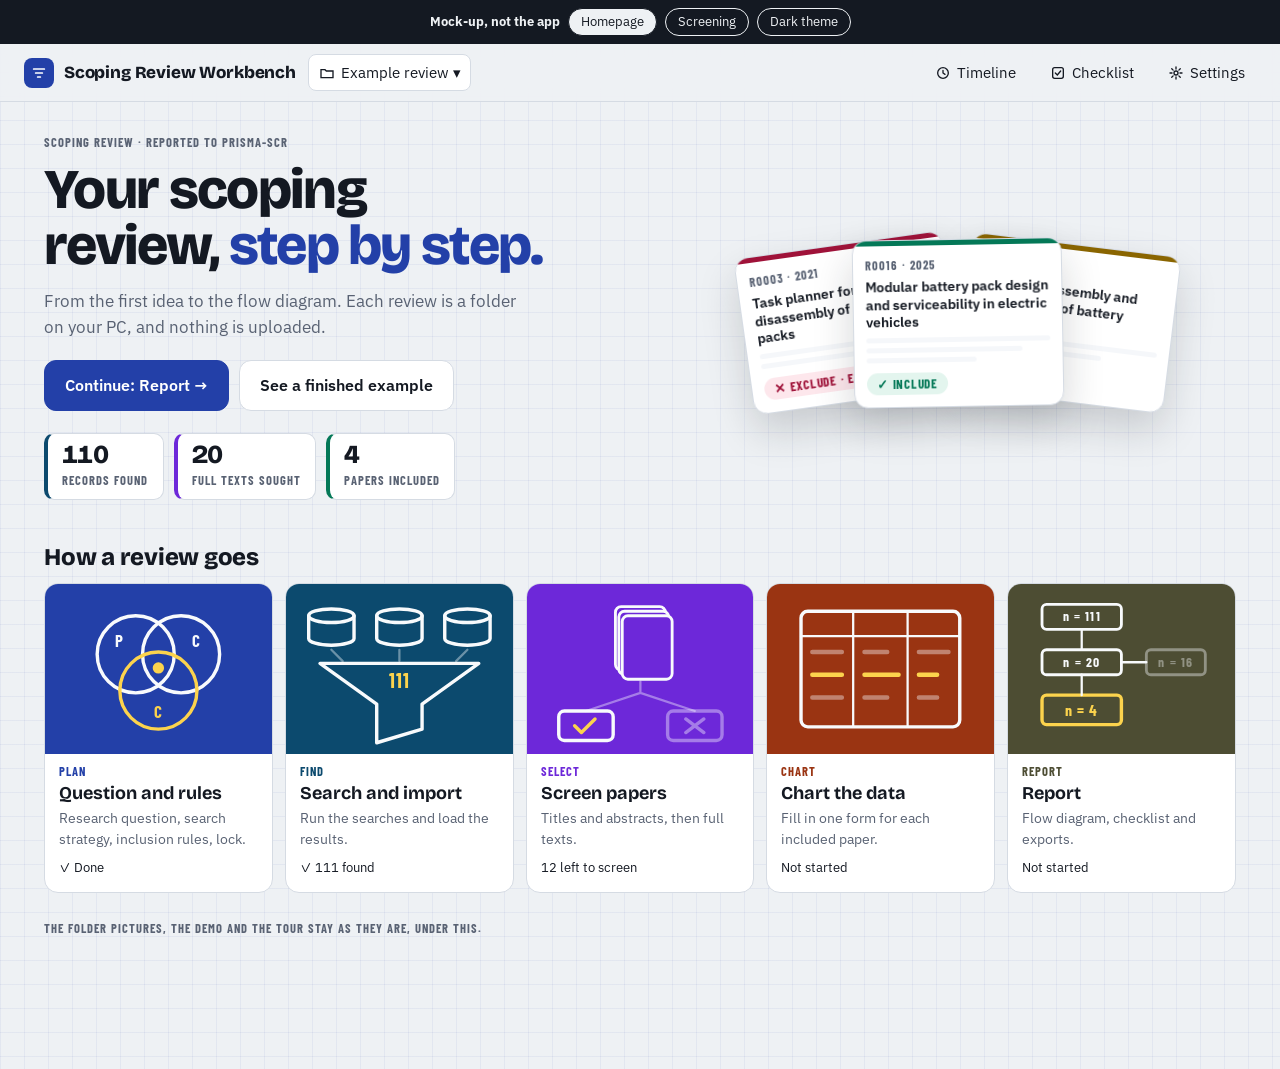
<file: docs/visual-refresh/mockup.html>
<!doctype html>
<html lang="en-GB" data-theme="light">
<head>
<meta charset="utf-8">
<meta name="viewport" content="width=device-width, initial-scale=1">
<title>Visual refresh mock-up</title>
<!-- Mock-up only: the real app would serve these fonts from web/fonts/ so it keeps working offline (plan, step 1). -->
<link rel="preconnect" href="https://fonts.googleapis.com">
<link rel="preconnect" href="https://fonts.gstatic.com" crossorigin>
<link rel="stylesheet" href="https://fonts.googleapis.com/css2?family=Bricolage+Grotesque:opsz,wght@12..96,700;12..96,800&family=Barlow+Condensed:wght@600;700&family=IBM+Plex+Sans:ital,wght@0,400;0,600;1,400&family=IBM+Plex+Mono:wght@500&display=swap">
<style>
/* Proposed tokens (docs/visual-refresh-plan.md, "Tokens and fonts"). Every colour has one meaning. */
:root {
  --bg: #EEF1F4; --grid: rgba(35, 64, 168, .06); --surface: #FFFFFF; --surface-2: #F5F7FA; --border: #D5DBE3; --field-border: #7C8599;
  --text: #141922; --muted: #596273; --accent: #2340A8; --accent-2: #E8EDFB; --accent-ink: #FFFFFF;
  --include: #047857; --include-bg: #E3F5EE; --unsure: #8A6500; --unsure-bg: #FFF4CC; --exclude: #9F1239; --exclude-bg: #FDE7EC;
  /* the five phases: the same colour in the map, the page header and the pictures */
  --plan: #2340A8; --find: #0C4A6E; --select: #6D28D9; --chart: #9A3412; --report: #4D4D33;
  /* the picture boxes keep the deep phase colour in both themes (light line art on it) */
  --plan-art: #2340A8; --find-art: #0C4A6E; --select-art: #6D28D9; --chart-art: #9A3412; --report-art: #4D4D33;
  --art-ink: #F8FAFC; --art-dim: rgba(248, 250, 252, .4); --art-acc: #FCD34D;
  --shadow: 0 1px 2px rgba(20, 25, 34, .08), 0 8px 24px rgba(20, 25, 34, .07);
  --f-display: "Bricolage Grotesque", "Segoe UI", system-ui, sans-serif;
  --f-label: "Barlow Condensed", "Arial Narrow", sans-serif;
  --f-body: "IBM Plex Sans", "Segoe UI", system-ui, sans-serif;
  --f-mono: "IBM Plex Mono", Consolas, ui-monospace, monospace;
  color-scheme: light;
}
:root[data-theme="dark"] {
  --bg: #0E131A; --grid: rgba(148, 163, 184, .05); --surface: #161D27; --surface-2: #1C2531; --border: #2A3441; --field-border: #646E88;
  --text: #E5E9EF; --muted: #98A2B1; --accent: #8AA6FF; --accent-2: #1E2742; --accent-ink: #0E131A;
  --include: #34D399; --include-bg: #10291F; --unsure: #E8BC4A; --unsure-bg: #3A3016; --exclude: #FB7185; --exclude-bg: #3D1C24;
  --plan: #8AA6FF; --find: #7DD3FC; --select: #C4B5FD; --chart: #FDBA74; --report: #D9D6B4;
  --shadow: 0 1px 2px rgba(0, 0, 0, .4), 0 8px 24px rgba(0, 0, 0, .3);
  color-scheme: dark;
}
* { box-sizing: border-box; }
body { margin: 0; background-color: var(--bg); color: var(--text); font: 15px/1.55 var(--f-body);
  background-image: linear-gradient(var(--grid) 1px, transparent 1px), linear-gradient(90deg, var(--grid) 1px, transparent 1px); background-size: 24px 24px; }
button { font: inherit; color: inherit; cursor: pointer; }
:focus-visible { outline: 2px solid var(--accent); outline-offset: 2px; }
h1, h2, h3 { margin: 0; text-wrap: balance; }
.label { font: 700 12.5px/1.2 var(--f-label); letter-spacing: .08em; text-transform: uppercase; color: var(--muted); }
.mono { font-family: var(--f-mono); font-size: 13px; }

/* mock-up switcher (not part of the proposal) */
.mock-bar { display: flex; flex-wrap: wrap; gap: 8px; align-items: center; justify-content: center; padding: 8px 16px; background: var(--text); color: var(--bg); font-size: 13px; }
.mock-bar button { background: transparent; border: 1px solid currentColor; border-radius: 99px; padding: 3px 12px; min-height: 28px; }
.mock-bar button[aria-pressed="true"] { background: var(--bg); color: var(--text); }

/* toolbar */
.toolbar { display: flex; align-items: center; gap: 12px; padding: 10px 24px; border-bottom: 1px solid var(--border); background: color-mix(in srgb, var(--bg) 88%, transparent); backdrop-filter: blur(8px); position: sticky; top: 0; z-index: 5; }
.brand { display: flex; align-items: center; gap: 10px; font: 800 17px/1 var(--f-display); letter-spacing: -.01em; }
.mark { width: 30px; height: 30px; border-radius: 8px; background: var(--accent); color: var(--accent-ink); display: grid; place-items: center; }
.toolbar .spacer { flex: 1; }
.tbtn { background: none; border: 1px solid transparent; border-radius: 8px; padding: 6px 10px; min-height: 32px; display: inline-flex; gap: 6px; align-items: center; color: var(--text); }
.tbtn:hover { background: var(--surface-2); }
.tbtn svg { width: 16px; height: 16px; }
.review-pick { white-space: nowrap; border-color: var(--border); background: var(--surface); }
@media (max-width: 720px) { .tbtn .w { display: none; } .brand .w { display: none; } .toolbar { padding: 8px 16px; } }

.wrap { max-width: 1240px; margin: 0 auto; padding: 20px 24px 120px; }
@media (max-width: 720px) { .wrap { padding: 16px 16px 120px; } }

/* journey map: the five phases as coloured segments, each with its word */
.journey { display: grid; grid-template-columns: 4fr 1fr 4fr 1fr 1fr; gap: 6px; margin-bottom: 18px; }
.jp { background: var(--surface); border: 1px solid var(--border); border-top: 4px solid var(--c); border-radius: 8px; padding: 5px 8px 6px; min-width: 0; }
.jp .label { color: var(--c); }
.jp .steps { display: flex; gap: 4px; margin-top: 4px; flex-wrap: wrap; }
.jp .s { height: 6px; flex: 1 1 14px; border-radius: 3px; background: color-mix(in srgb, var(--c) 22%, var(--surface-2)); }
.jp .s.done { background: var(--c); }
.jp.here { box-shadow: 0 0 0 2px var(--c); }
@media (max-width: 720px) { .journey { grid-template-columns: repeat(5, minmax(0, 1fr)); } .jp .label { font-size: 11px; letter-spacing: .04em; } }

/* page header */
.kicker { display: flex; gap: 8px; align-items: center; }
.kicker i { width: 10px; height: 10px; border-radius: 2px; background: var(--c); }
.page-h { display: flex; flex-wrap: wrap; gap: 12px; align-items: end; justify-content: space-between; margin-bottom: 14px; }
.page-h h1 { font: 800 clamp(26px, 3.4vw, 34px)/1.05 var(--f-display); letter-spacing: -.02em; margin-top: 4px; }
.page-h p { margin: 6px 0 0; color: var(--muted); max-width: 70ch; }
.pill { display: inline-flex; align-items: center; gap: 5px; border-radius: 99px; padding: 2px 10px; font: 700 13px/1.4 var(--f-label); letter-spacing: .06em; text-transform: uppercase; }
.pill.done { background: var(--include-bg); color: var(--include); }

/* buttons */
.btn { background: var(--surface); border: 1px solid var(--border); border-radius: 10px; padding: 8px 14px; min-height: 36px; font-weight: 600; display: inline-flex; gap: 8px; align-items: center; transition: transform .12s, box-shadow .12s; }
.btn:hover { box-shadow: var(--shadow); transform: translateY(-1px); }
.btn.primary { background: var(--accent); border-color: var(--accent); color: var(--accent-ink); }
.btn.big { padding: 12px 20px; font-size: 16px; border-radius: 12px; }

/* numbers: display face, tabular */
.counts { display: flex; flex-wrap: wrap; gap: 10px; margin-bottom: 16px; }
.count { background: var(--surface); border: 1px solid var(--border); border-left: 4px solid var(--c, var(--border)); border-radius: 10px; padding: 8px 14px; min-width: 120px; }
.count b { display: block; font: 800 26px/1 var(--f-display); font-variant-numeric: tabular-nums; letter-spacing: -.02em; }

/* ---------- screening ---------- */
.screen { display: grid; grid-template-columns: minmax(0, 1fr) 300px; gap: 16px; align-items: start; }
@media (max-width: 1000px) { .screen { grid-template-columns: minmax(0, 1fr); } }
.rec { position: relative; background: var(--surface); border: 1px solid var(--border); border-radius: 16px; box-shadow: var(--shadow); overflow: clip; }
.rec::before { content: ""; display: block; height: 6px; background: var(--select); }
.rec-body { padding: 18px 26px 8px; }
.rec .typeline { display: flex; flex-wrap: wrap; gap: 6px 12px; align-items: center; }
.rec .typeline .mono { color: var(--muted); }
.rec h2 { font: 600 21px/1.35 var(--f-body); margin: 10px 0 4px; letter-spacing: -.005em; }
.rec .authors { color: var(--muted); font-size: 14px; }
.rec .abstract { margin: 14px 0 10px; max-width: 76ch; font-size: 15.5px; line-height: 1.7; }
.rec mark { background: color-mix(in srgb, var(--unsure) 22%, transparent); color: inherit; border-radius: 3px; padding: 0 2px; }
.deal { animation: deal .22s cubic-bezier(.2, .8, .2, 1); }
@keyframes deal { from { transform: translateX(18px); opacity: .2; } }

/* the decision: three buttons, each with its colour, its shape and its word */
.decide-bar { position: sticky; bottom: 0; background: var(--surface); border-top: 1px solid var(--border); padding: 10px 26px 14px; }
.decide-top { display: flex; flex-wrap: wrap; gap: 8px; justify-content: space-between; align-items: center; font-size: 13px; color: var(--muted); }
.decide { display: grid; grid-template-columns: repeat(3, 1fr); gap: 10px; margin-top: 8px; }
.decide button { --c: var(--accent); --cb: var(--accent-2); border: 1.5px solid var(--border); background: var(--surface); border-radius: 12px; padding: 12px; min-height: 48px;
  font: 700 16px/1 var(--f-body); display: flex; gap: 8px; align-items: center; justify-content: center; transition: background .12s, border-color .12s, transform .08s; }
.decide button:hover, .decide button[aria-pressed="true"] { border-color: var(--c); background: var(--cb); color: var(--c); }
.decide button:active { transform: scale(.98); }
.decide .inc { --c: var(--include); --cb: var(--include-bg); } .decide .uns { --c: var(--unsure); --cb: var(--unsure-bg); } .decide .exc { --c: var(--exclude); --cb: var(--exclude-bg); }
.decide svg { width: 18px; height: 18px; }
kbd { font: 500 11.5px var(--f-mono); border: 1px solid var(--border); border-bottom-width: 2px; border-radius: 5px; padding: 0 5px; background: var(--surface-2); color: var(--muted); }
@media (max-width: 720px) { .decide-bar { padding: 8px 12px 10px; } .decide-top .hint { display: none; } .decide button { padding: 10px 6px; font-size: 15px; } .decide kbd { display: none; } .rec-body { padding: 14px 16px 6px; } }

/* the stamp: a short, quiet confirmation on the record itself, with its word */
.stamp { position: absolute; top: 46px; right: 22px; z-index: 3; padding: 4px 12px; border: 2.5px solid var(--c); border-radius: 8px; color: var(--c); background: var(--surface);
  font: 800 18px/1.1 var(--f-display); text-transform: uppercase; letter-spacing: .04em; transform: rotate(-4deg); animation: stamp .18s ease-out both; pointer-events: none; }
@media (max-width: 720px) { .stamp { top: 12px; right: 12px; font-size: 15px; } }
@keyframes stamp { from { transform: rotate(-4deg) scale(1.25); opacity: 0; } }

.side { display: grid; gap: 16px; }
.panel { background: var(--surface); border: 1px solid var(--border); border-radius: 14px; padding: 14px 16px; }
.panel h3 { font: 700 13.5px/1.2 var(--f-label); letter-spacing: .08em; text-transform: uppercase; color: var(--muted); margin-bottom: 8px; }
.panel ul { margin: 0; padding-left: 18px; font-size: 14px; }
.queue { list-style: none; padding: 0 !important; display: grid; gap: 2px; }
.queue li { display: grid; grid-template-columns: 20px 52px minmax(0, 1fr); gap: 6px; align-items: center; padding: 5px 6px; border-radius: 8px; font-size: 13.5px; }
.queue li span:last-child { overflow: hidden; text-overflow: ellipsis; white-space: nowrap; }
.queue li.on { background: var(--accent-2); }
.queue .mono { font-size: 12px; color: var(--muted); }
.dot { width: 18px; height: 18px; border-radius: 50%; display: grid; place-items: center; color: var(--surface); }
.dot svg { width: 11px; height: 11px; }
.dot.inc { background: var(--include); } .dot.exc { background: var(--exclude); } .dot.uns { background: var(--unsure); } .dot.todo { background: none; border: 1.5px dashed var(--field-border); }

/* ---------- home ---------- */
.hero { display: grid; grid-template-columns: minmax(0, 1.1fr) minmax(0, 1fr); gap: 24px; align-items: center; margin: 8px 0 28px; }
@media (max-width: 860px) { .hero { grid-template-columns: minmax(0, 1fr); } }
.hero h1 { font: 800 clamp(34px, 5vw, 56px)/1 var(--f-display); letter-spacing: -.03em; margin: 8px 0 14px; }
.hero h1 em { font-style: normal; color: var(--accent); }
.hero p { color: var(--muted); font-size: 17px; max-width: 48ch; margin: 0 0 20px; }
.hero .cta { display: flex; flex-wrap: wrap; gap: 10px; margin-bottom: 22px; }
.fan { position: relative; height: 300px; overflow-x: clip; }
@media (max-width: 860px) { .fan { height: 240px; } }
.mini { position: absolute; left: 50%; top: 50%; width: 210px; background: var(--surface); border: 1px solid var(--border); border-radius: 14px; box-shadow: 0 18px 40px rgba(20, 25, 34, .18);
  overflow: hidden; font-size: 12.5px; transform: translate(-50%, -50%) translateX(var(--x)) rotate(var(--r)); animation: fanIn .5s cubic-bezier(.2, .8, .2, 1) both; animation-delay: var(--d); }
.mini::before { content: ""; display: block; height: 5px; background: var(--c); }
.mini .in { padding: 10px 12px 12px; }
.mini b { display: block; font: 600 13.5px/1.3 var(--f-body); margin: 4px 0 6px; }
.mini .ln { height: 5px; border-radius: 3px; background: var(--surface-2); margin-top: 5px; }
.mini .verdict { margin-top: 10px; }
@keyframes fanIn { from { transform: translate(-50%, -40%) rotate(0); opacity: 0; } }
@media (max-width: 400px) { .mini { width: 170px; } }

.home-h { font: 800 24px/1.1 var(--f-display); letter-spacing: -.01em; margin: 0 0 12px; }
.phases { display: grid; grid-template-columns: repeat(5, minmax(0, 1fr)); gap: 12px; margin-bottom: 28px; }
@media (max-width: 1000px) { .phases { grid-template-columns: repeat(auto-fill, minmax(200px, 1fr)); } }
.phase { background: var(--surface); border: 1px solid var(--border); border-radius: 14px; overflow: hidden; display: flex; flex-direction: column; text-align: left; padding: 0;
  transition: transform .15s, box-shadow .15s; }
.phase:hover { transform: translateY(-2px); box-shadow: var(--shadow); }
.phase .art { aspect-ratio: 4 / 3; background: var(--a); }
.phase .art svg { width: 100%; height: 100%; display: block; }
.phase .in { padding: 10px 14px 14px; display: grid; gap: 4px; }
.phase .label { color: var(--c); }
.phase h3 { font: 700 18px/1.2 var(--f-display); }
.phase p { margin: 0; color: var(--muted); font-size: 13.5px; }
.phase .state { margin-top: 4px; font-size: 13px; }

@media (prefers-reduced-motion: reduce) { *, *::before, *::after { animation: none !important; transition: none !important; } }
[hidden] { display: none !important; }
</style>
</head>
<body>
<div class="mock-bar" role="toolbar" aria-label="Mock-up controls">
  <strong>Mock-up, not the app</strong>
  <button type="button" data-view="home" aria-pressed="true">Homepage</button>
  <button type="button" data-view="screen" aria-pressed="false">Screening</button>
  <button type="button" id="theme" aria-pressed="false">Dark theme</button>
</div>

<header class="toolbar">
  <div class="brand"><span class="mark" aria-hidden="true"><svg width="16" height="16" viewBox="0 0 24 24" fill="none" stroke="currentColor" stroke-width="2.6" stroke-linecap="round"><path d="M4 6h16M7 12h10M10 18h4"/></svg></span><span class="w">Scoping Review Workbench</span></div>
  <button class="tbtn review-pick" type="button"><svg viewBox="0 0 24 24" fill="none" stroke="currentColor" stroke-width="2" aria-hidden="true"><path d="M3 7h6l2 2h10v10H3z"/></svg>Example review ▾</button>
  <span class="spacer"></span>
  <button class="tbtn" type="button" aria-label="Timeline"><svg viewBox="0 0 24 24" fill="none" stroke="currentColor" stroke-width="2" stroke-linecap="round" aria-hidden="true"><circle cx="12" cy="12" r="8"/><path d="M12 8v4l3 2"/></svg><span class="w">Timeline</span></button>
  <button class="tbtn" type="button" aria-label="Checklist"><svg viewBox="0 0 24 24" fill="none" stroke="currentColor" stroke-width="2" stroke-linecap="round" aria-hidden="true"><rect x="4" y="4" width="16" height="16" rx="3"/><path d="M8 12l3 3 5-6"/></svg><span class="w">Checklist</span></button>
  <button class="tbtn" type="button" aria-label="Settings"><svg viewBox="0 0 24 24" fill="none" stroke="currentColor" stroke-width="2" stroke-linecap="round" aria-hidden="true"><circle cx="12" cy="12" r="3"/><path d="M12 3v3M12 18v3M3 12h3M18 12h3M5.6 5.6l2.1 2.1M16.3 16.3l2.1 2.1M5.6 18.4l2.1-2.1M16.3 7.7l2.1-2.1"/></svg><span class="w">Settings</span></button>
</header>

<main class="wrap">
  <!-- ======================= Homepage ======================= -->
  <section id="v-home">
    <div class="hero">
      <div>
        <span class="label">Scoping review · reported to PRISMA-ScR</span>
        <h1>Your scoping review, <em>step by step.</em></h1>
        <p>From the first idea to the flow diagram. Each review is a folder on your PC, and nothing is uploaded.</p>
        <div class="cta">
          <button class="btn primary big" type="button">Continue: Report →</button>
          <button class="btn big" type="button">See a finished example</button>
        </div>
        <div class="counts">
          <div class="count" style="--c: var(--find)"><b>110</b><span class="label">records found</span></div>
          <div class="count" style="--c: var(--select)"><b>20</b><span class="label">full texts sought</span></div>
          <div class="count" style="--c: var(--include)"><b>4</b><span class="label">papers included</span></div>
        </div>
      </div>
      <div class="fan" aria-hidden="true">
        <div class="mini" style="--x: -110px; --r: -8deg; --d: .05s; --c: var(--exclude)"><div class="in"><span class="label">R0003 · 2021</span><b>Task planner for robotic disassembly of battery packs</b><div class="ln"></div><div class="ln" style="width: 80%"></div><div class="verdict"><span class="pill" style="background: var(--exclude-bg); color: var(--exclude)">✕ Exclude · E3</span></div></div></div>
        <div class="mini" style="--x: 110px; --r: 7deg; --d: .15s; --c: var(--unsure)"><div class="in"><span class="label">R0001 · 2019</span><b>Design for assembly and disassembly of battery packs</b><div class="ln"></div><div class="ln" style="width: 70%"></div><div class="verdict"><span class="pill" style="background: var(--unsure-bg); color: var(--unsure)">? Unsure</span></div></div></div>
        <div class="mini" style="--x: 0px; --r: -1deg; --d: .25s; --c: var(--include)"><div class="in"><span class="label">R0016 · 2025</span><b>Modular battery pack design and serviceability in electric vehicles</b><div class="ln"></div><div class="ln" style="width: 85%"></div><div class="ln" style="width: 60%"></div><div class="verdict"><span class="pill done">✓ Include</span></div></div></div>
      </div>
    </div>

    <h2 class="home-h">How a review goes</h2>
    <div class="phases" id="phases"></div>
    <p class="label">The folder pictures, the demo and the tour stay as they are, under this.</p>
  </section>

  <!-- ======================= Screening ======================= -->
  <section id="v-screen" hidden>
    <nav class="journey" aria-label="Where you are in the review">
      <div class="jp" style="--c: var(--plan)"><span class="label">Plan</span><div class="steps"><i class="s done"></i><i class="s done"></i><i class="s done"></i><i class="s done"></i><i class="s"></i></div></div>
      <div class="jp" style="--c: var(--find)"><span class="label">Find</span><div class="steps"><i class="s done"></i></div></div>
      <div class="jp here" style="--c: var(--select)" aria-current="step"><span class="label">Select · here</span><div class="steps"><i class="s done"></i><i class="s"></i><i class="s"></i><i class="s"></i></div></div>
      <div class="jp" style="--c: var(--chart)"><span class="label">Chart</span><div class="steps"><i class="s"></i></div></div>
      <div class="jp" style="--c: var(--report)"><span class="label">Report</span><div class="steps"><i class="s"></i></div></div>
    </nav>

    <div class="page-h">
      <div>
        <div class="kicker" style="--c: var(--select)"><i></i><span class="label">Select · step 7 of 9</span></div>
        <h1>Titles &amp; abstracts</h1>
        <p>Read each title and abstract and decide: include, unsure or exclude with a reason.</p>
      </div>
      <div style="display: flex; gap: 8px"><button class="btn" type="button">? Help</button></div>
    </div>

    <div class="counts">
      <div class="count"><b>110</b><span class="label">unique records</span></div>
      <div class="count" style="--c: var(--select)"><b id="left">12</b><span class="label">to screen</span></div>
      <div class="count"><b>0</b><span class="label">problems</span></div>
    </div>

    <div class="screen">
      <article class="rec" id="rec" aria-labelledby="rec-title">
        <div class="rec-body" id="rec-body">
          <div class="typeline"><span class="mono">R0001</span><span class="label">Journal article · 2019</span><span class="label" id="rec-state">Not decided</span></div>
          <h2 id="rec-title">Design for assembly and disassembly of battery packs</h2>
          <div class="authors">Collijn, Mikaela; Johansson, Emma</div>
          <p class="abstract">This thesis studies how the <mark>design</mark> of <mark>battery packs</mark> for electric vehicles affects how easily they can be taken apart for repair, reuse and recycling. It reviews joining methods, from welded busbars to bolted modules, and proposes a set of <mark>design for disassembly</mark> guidelines for pack engineers.</p>
          <p class="label" style="margin: 0 0 12px">Example text written for this mock-up</p>
        </div>
        <div class="decide-bar">
          <div class="decide-top"><span class="hint">I include · U unsure · E exclude, then 1–9 reason · Z undo</span><span><button class="tbtn" type="button">← Previous</button><button class="tbtn" type="button">Next →</button></span></div>
          <div class="decide">
            <button class="inc" type="button" data-d="include" aria-pressed="false"><svg viewBox="0 0 24 24" fill="none" stroke="currentColor" stroke-width="3" stroke-linecap="round" stroke-linejoin="round" aria-hidden="true"><path d="M5 12l5 5 9-10"/></svg>Include <kbd>I</kbd></button>
            <button class="uns" type="button" data-d="unsure" aria-pressed="false"><svg viewBox="0 0 24 24" fill="none" stroke="currentColor" stroke-width="3" stroke-linecap="round" aria-hidden="true"><path d="M9 9a3 3 0 1 1 4 2.8c-.8.4-1 1-1 1.7V15M12 19h.01"/></svg>Unsure <kbd>U</kbd></button>
            <button class="exc" type="button" data-d="exclude" aria-pressed="false"><svg viewBox="0 0 24 24" fill="none" stroke="currentColor" stroke-width="3" stroke-linecap="round" aria-hidden="true"><path d="M6 6l12 12M18 6L6 18"/></svg>Exclude <kbd>E</kbd></button>
          </div>
        </div>
      </article>
      <aside class="side">
        <div class="panel"><h3>Include a paper if…</h3><ul><li>Lithium-ion battery packs or modules, any application</li><li>Describes, proposes or assesses a design feature or method that affects disassembly</li><li>Journal article or conference paper, in English</li></ul></div>
        <div class="panel"><h3>Queue · 110</h3>
          <ul class="queue">
            <li class="on"><span class="dot todo" aria-label="not decided"></span><span class="mono">R0001</span><span>Design for assembly and disassembly…</span></li>
            <li><span class="dot inc" aria-label="include"><svg viewBox="0 0 24 24" fill="none" stroke="currentColor" stroke-width="4" stroke-linecap="round"><path d="M5 12l5 5 9-10"/></svg></span><span class="mono">R0002</span><span>Breaking it down: a techno-economic…</span></li>
            <li><span class="dot exc" aria-label="exclude"><svg viewBox="0 0 24 24" fill="none" stroke="currentColor" stroke-width="4" stroke-linecap="round"><path d="M6 6l12 12M18 6L6 18"/></svg></span><span class="mono">R0003</span><span>Task planner for robotic disassembly…</span></li>
            <li><span class="dot uns" aria-label="unsure"><svg viewBox="0 0 24 24" fill="none" stroke="currentColor" stroke-width="4" stroke-linecap="round"><path d="M12 7v6M12 18h.01"/></svg></span><span class="mono">R0004</span><span>Eco-design of electric vehicle packs…</span></li>
            <li><span class="dot exc" aria-label="exclude"><svg viewBox="0 0 24 24" fill="none" stroke="currentColor" stroke-width="4" stroke-linecap="round"><path d="M6 6l12 12M18 6L6 18"/></svg></span><span class="mono">R0005</span><span>Robotics for electric vehicles battery…</span></li>
          </ul>
        </div>
      </aside>
    </div>
  </section>
</main>

<script>
// The five phase pictures: our own line art on the phase colour, viewBox 200 × 150, after Methodical's art rules
// (main lines width 3, details 2, round caps, one idea per picture).
const I = "var(--art-ink)", D = "var(--art-dim)", A = "var(--art-acc)";
const ln = (d, c = I, w = 3) => `<path d="${d}" fill="none" stroke="${c}" stroke-width="${w}" stroke-linecap="round" stroke-linejoin="round"/>`;
const tx = (x, y, s, c = I, size = 15) => `<text x="${x}" y="${y}" fill="${c}" font-size="${size}" text-anchor="middle" font-family="Barlow Condensed, Arial Narrow, sans-serif" font-weight="700" letter-spacing="1">${s}</text>`;
const PICS = {
  plan: `<circle cx="80" cy="62" r="34" fill="none" stroke="${I}" stroke-width="3"/><circle cx="120" cy="62" r="34" fill="none" stroke="${I}" stroke-width="3"/><circle cx="100" cy="94" r="34" fill="none" stroke="${A}" stroke-width="3"/>
    ${tx(66, 56, "P")}${tx(134, 56, "C")}${tx(100, 118, "C", A)}<circle cx="100" cy="74" r="5" fill="${A}"/>`,
  find: `${[40, 100, 160].map(x => `<ellipse cx="${x}" cy="28" rx="20" ry="6" fill="none" stroke="${I}" stroke-width="3"/>${ln(`M${x - 20} 28v20a20 6 0 0 0 40 0V28`)}`).join("")}
    ${ln("M30 70h140l-50 36v22l-40 12v-34z")}${ln("M40 58l10 10M100 58v10M160 58l-10 10", D, 2)}${tx(100, 92, "111", A, 18)}`,
  select: `${[0, 1, 2].map(i => `<rect x="${78 + i * 3}" y="${20 + i * 4}" width="44" height="56" rx="5" fill="var(--select-art)" stroke="${I}" stroke-width="2.5"/>`).join("")}
    ${ln("M100 86v10M100 96L52 112M100 96l48 16", D, 2)}
    <rect x="28" y="112" width="48" height="26" rx="5" fill="none" stroke="${I}" stroke-width="3"/>${ln("M42 125l6 6 12-12", A)}
    <rect x="124" y="112" width="48" height="26" rx="5" fill="none" stroke="${D}" stroke-width="3"/>${ln("M140 119l16 12M156 119l-16 12", D)}`,
  chart: `<rect x="30" y="24" width="140" height="102" rx="6" fill="none" stroke="${I}" stroke-width="3"/>${ln("M30 46h140M76 24v102M124 24v102", I, 2)}
    ${[60, 80, 100].map(y => ln(`M40 ${y}h26M86 ${y}h${y === 80 ? 30 : 20}M134 ${y}h${y === 60 ? 26 : 16}`, y === 80 ? A : D, 4)).join("")}`,
  report: `<rect x="30" y="18" width="70" height="22" rx="4" fill="none" stroke="${I}" stroke-width="2.5"/><rect x="30" y="58" width="70" height="22" rx="4" fill="none" stroke="${I}" stroke-width="2.5"/>
    <rect x="30" y="98" width="70" height="26" rx="4" fill="none" stroke="${A}" stroke-width="3"/><rect x="122" y="58" width="52" height="22" rx="4" fill="none" stroke="${D}" stroke-width="2.5"/>
    ${ln("M65 40v18M65 80v18M100 69h22", I, 2)}${tx(65, 33, "n = 111", I, 12)}${tx(65, 73, "n = 20", I, 12)}${tx(65, 116, "n = 4", A, 14)}${tx(148, 73, "n = 16", D, 12)}`,
};
const PHASES = [
  ["plan", "#8AA6FF", "Plan", "Question and rules", "Research question, search strategy, inclusion rules, lock.", "✓ Done"],
  ["find", "#7DD3FC", "Find", "Search and import", "Run the searches and load the results.", "✓ 111 found"],
  ["select", "#C4B5FD", "Select", "Screen papers", "Titles and abstracts, then full texts.", "12 left to screen"],
  ["chart", "#FDBA74", "Chart", "Chart the data", "Fill in one form for each included paper.", "Not started"],
  ["report", "#D9D6B4", "Report", "Report", "Flow diagram, checklist and exports.", "Not started"],
];
document.getElementById("phases").innerHTML = PHASES.map(([k, , label, title, text, state]) =>
  `<button class="phase" type="button" style="--c: var(--${k}); --a: var(--${k}-art)"><span class="art"><svg viewBox="0 0 200 150" preserveAspectRatio="xMidYMid meet" aria-hidden="true">${PICS[k]}</svg></span>
   <span class="in"><span class="label">${label}</span><h3>${title}</h3><p>${text}</p><span class="state">${state}</span></span></button>`).join("");

// mock-up switcher
document.querySelectorAll("[data-view]").forEach(b => b.onclick = () => {
  document.querySelectorAll("[data-view]").forEach(x => x.setAttribute("aria-pressed", String(x === b)));
  document.getElementById("v-home").hidden = b.dataset.view !== "home";
  document.getElementById("v-screen").hidden = b.dataset.view !== "screen";
});
const theme = document.getElementById("theme");
theme.onclick = () => { const dark = document.documentElement.dataset.theme !== "dark"; document.documentElement.dataset.theme = dark ? "dark" : "light"; theme.setAttribute("aria-pressed", String(dark)); };
if (location.hash === "#screen") document.querySelector('[data-view="screen"]').click();
if (new URLSearchParams(location.search).get("theme") === "dark") theme.click();

// a decision: the button stays pressed, a stamp with the word lands on the record, then the next record slides in
const WORDS = { include: "Included", unsure: "Unsure", exclude: "Excluded" }, VAR = { include: "--include", unsure: "--unsure", exclude: "--exclude" };
let left = 12;
document.querySelectorAll(".decide button").forEach(b => b.onclick = () => {
  const d = b.dataset.d, rec = document.getElementById("rec");
  document.querySelectorAll(".decide button").forEach(x => x.setAttribute("aria-pressed", String(x === b)));
  rec.querySelector(".stamp")?.remove();
  rec.insertAdjacentHTML("afterbegin", `<span class="stamp" style="--c: var(${VAR[d]})">${WORDS[d]}</span>`);
  document.getElementById("rec-state").textContent = `Decided: ${d}`;
  setTimeout(() => {
    rec.querySelector(".stamp")?.remove();
    document.querySelectorAll(".decide button").forEach(x => x.setAttribute("aria-pressed", "false"));
    document.getElementById("rec-state").textContent = "Not decided";
    document.getElementById("left").textContent = String(left = Math.max(0, left - 1));
    const body = document.getElementById("rec-body"); body.classList.remove("deal"); void body.offsetWidth; body.classList.add("deal");
  }, matchMedia("(prefers-reduced-motion: reduce)").matches ? 0 : 650);
});
</script>
</body>
</html>
</file>
